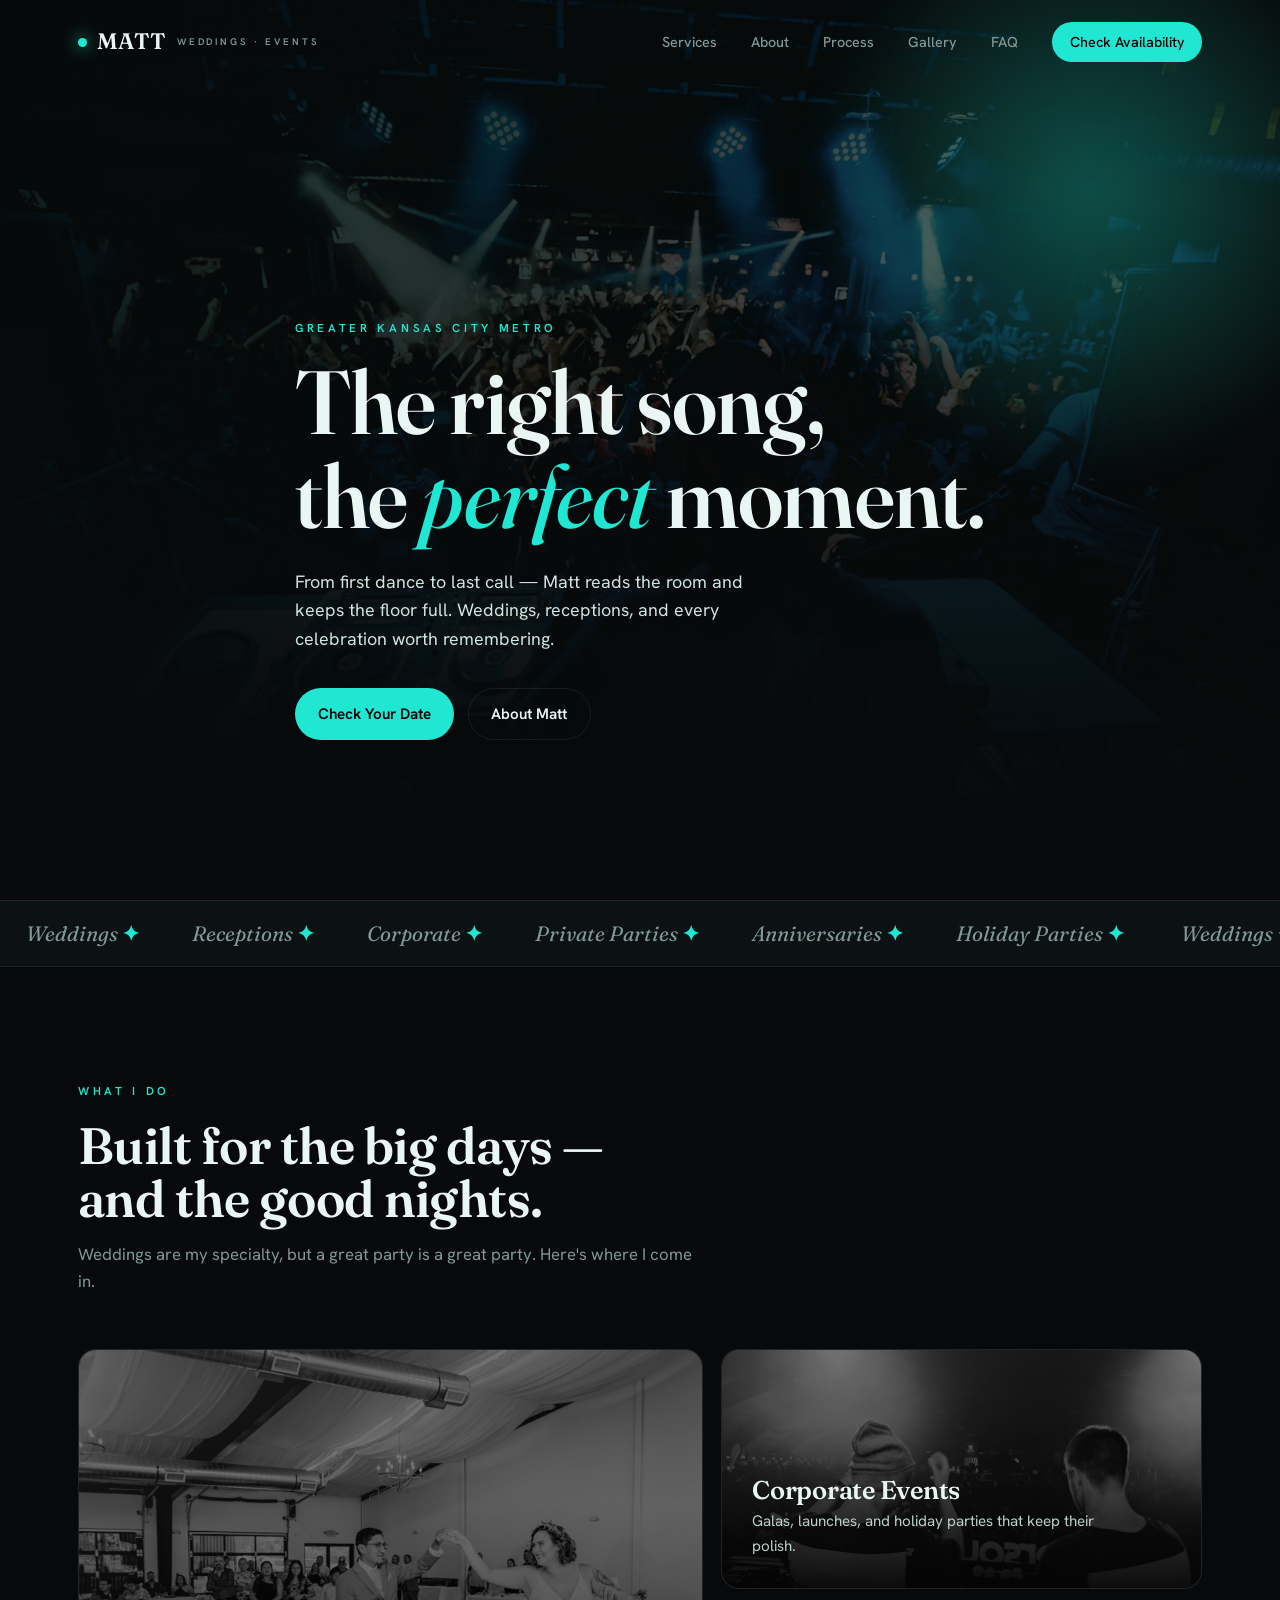
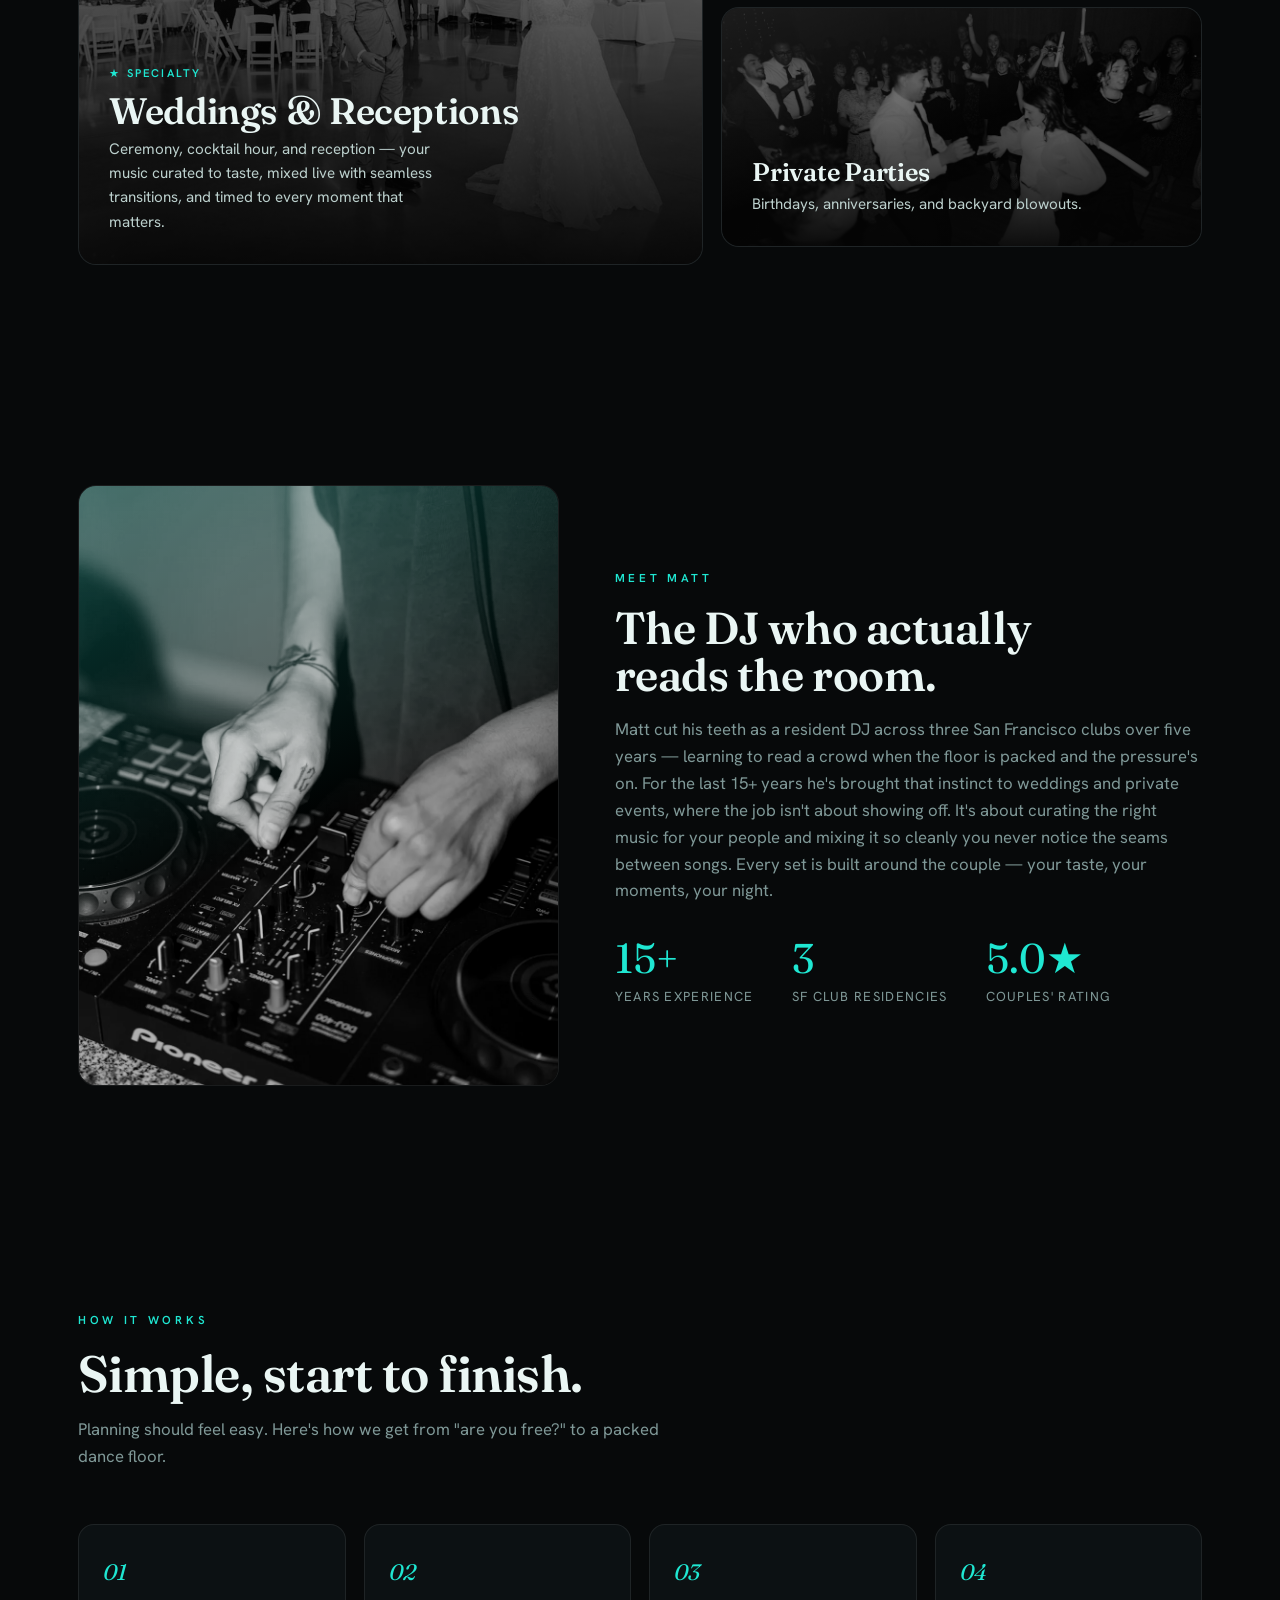
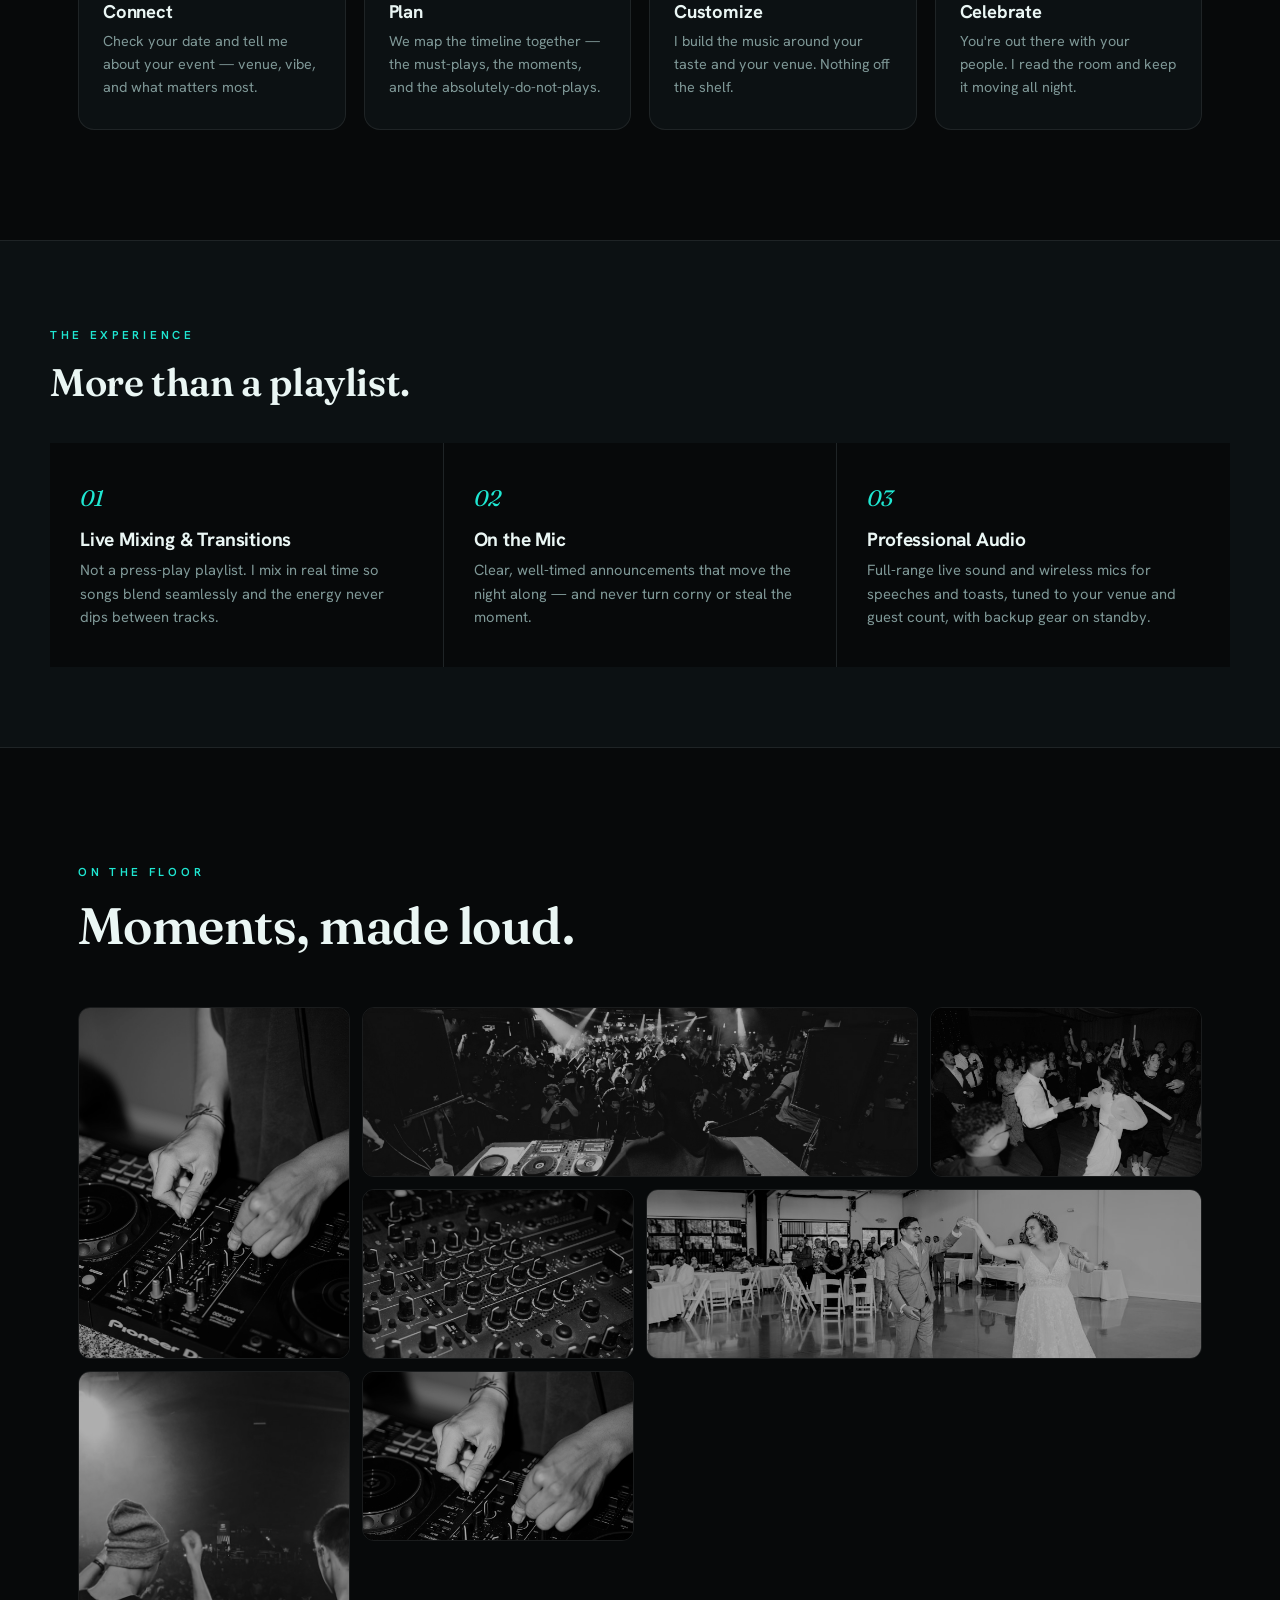
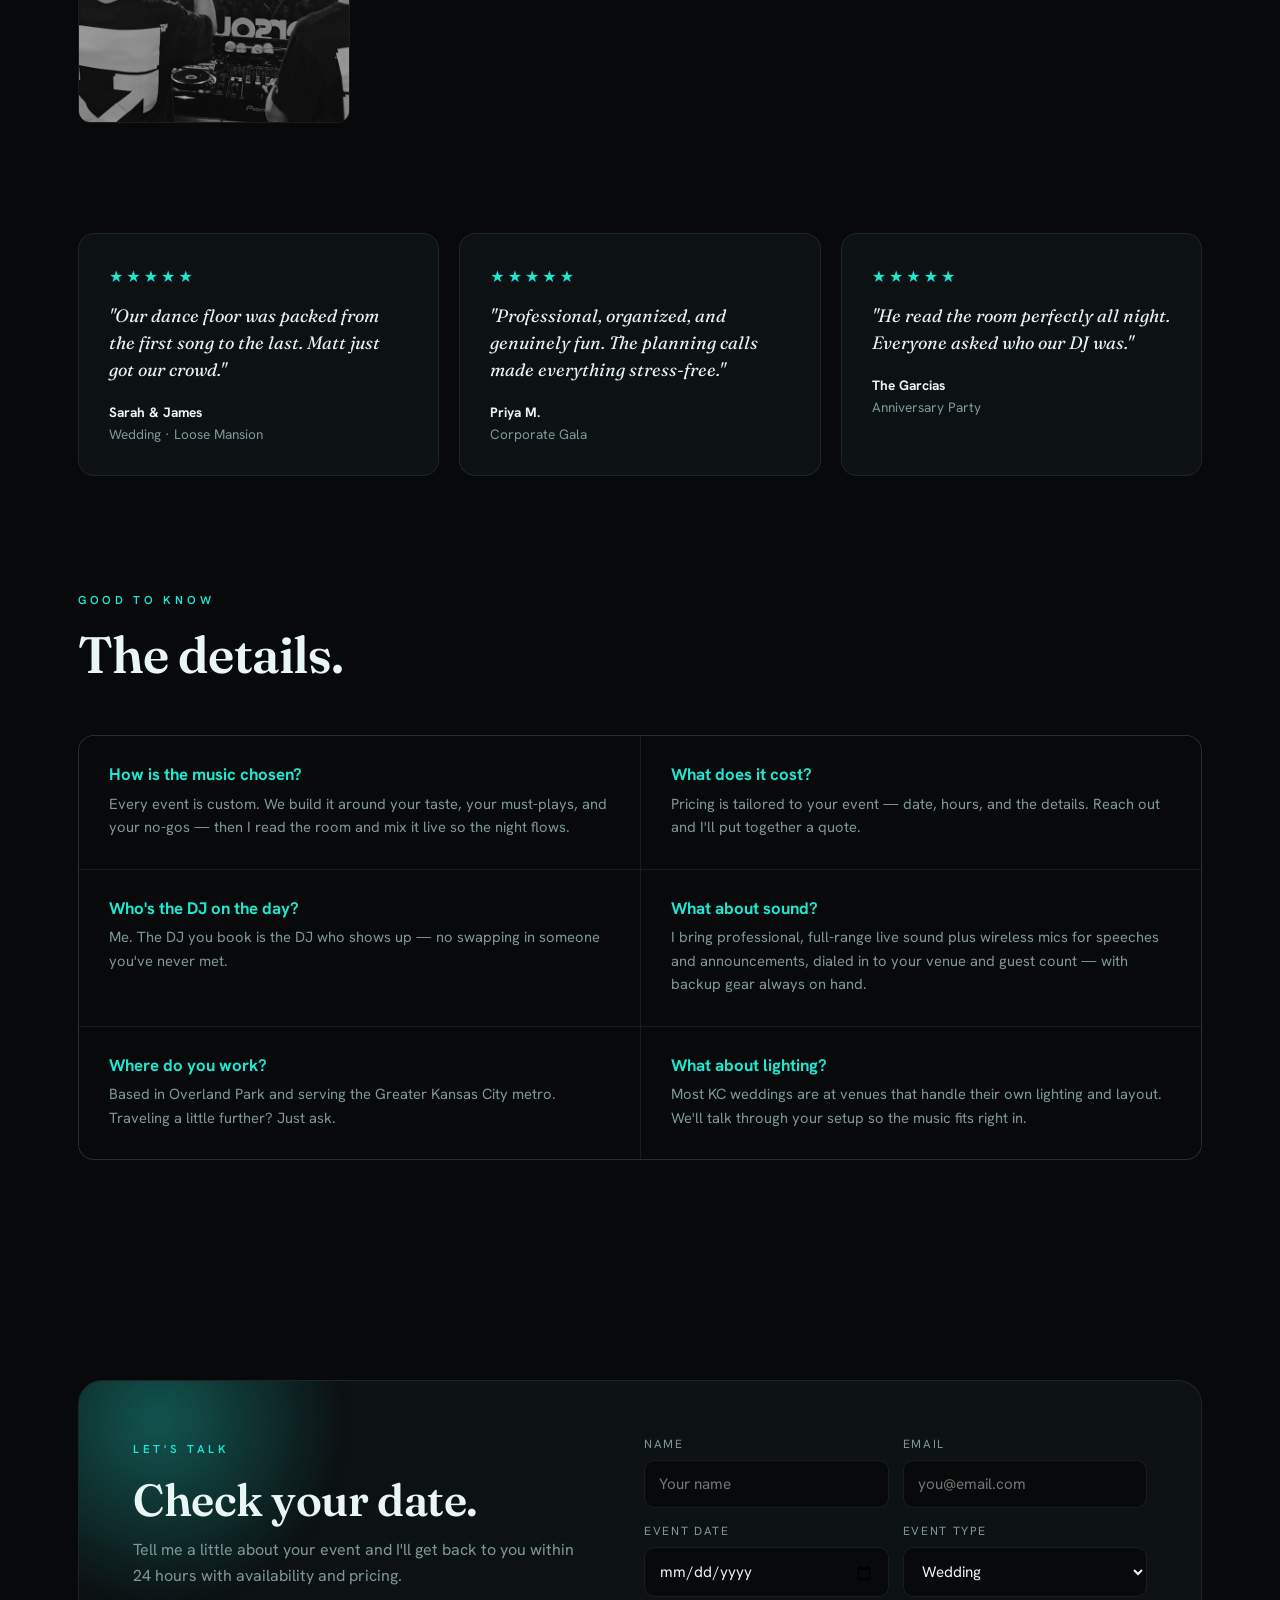
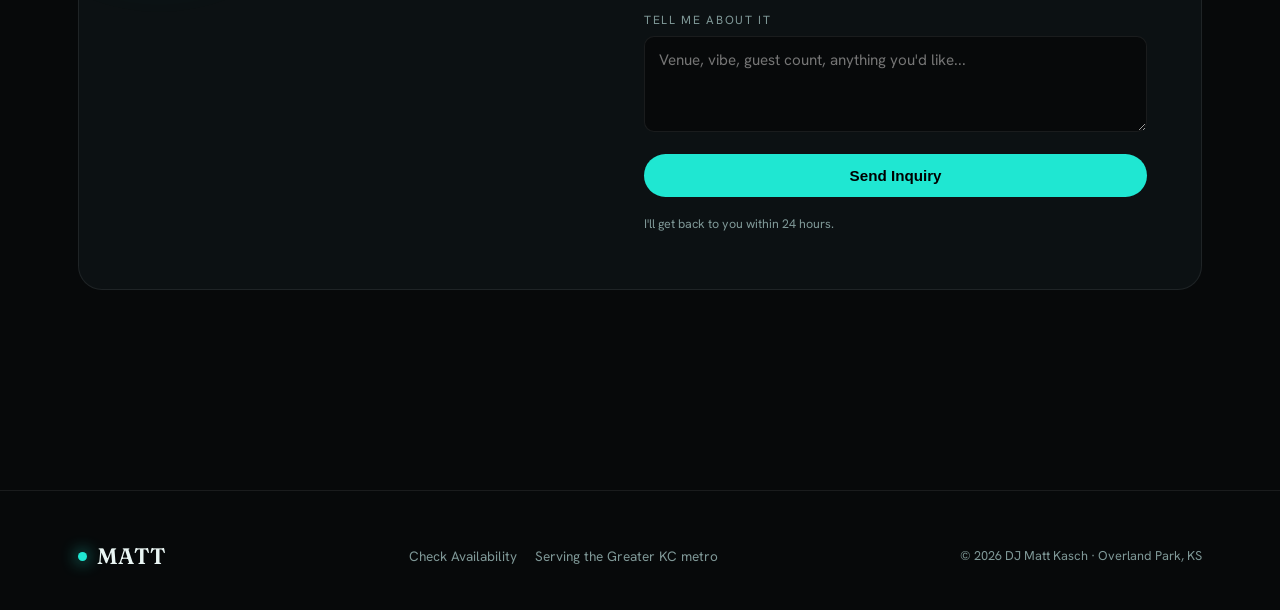
<file: index.html>
<!DOCTYPE html>
<html lang="en">
<head>
<meta charset="UTF-8">
<meta name="viewport" content="width=device-width, initial-scale=1.0">
<!-- TODO: replace with Matt's real business name/brand -->
<title>DJ Matt — Wedding & Event DJ | Kansas City</title>
<meta name="description" content="DJ Matt delivers live-mixed music for weddings, receptions, and private events across the Greater Kansas City metro. Book your date today.">
<meta name="theme-color" content="#1fe7d2">
<link rel="canonical" href="https://djmattkasch.com/">

<!-- Open Graph -->
<meta property="og:type" content="website">
<!-- TODO: replace with Matt's real business name/brand -->
<meta property="og:title" content="DJ Matt — Wedding & Event DJ | Kansas City">
<meta property="og:description" content="From first dance to last call — live-mixed music for weddings and events across the Greater Kansas City metro.">
<meta property="og:url" content="https://djmattkasch.com/">
<meta property="og:image" content="https://djmattkasch.com/images/og-image.jpg">
<meta property="og:image:width" content="1200">
<meta property="og:image:height" content="630">

<!-- Twitter Card -->
<meta name="twitter:card" content="summary_large_image">
<!-- TODO: replace with Matt's real business name/brand -->
<meta name="twitter:title" content="DJ Matt — Wedding & Event DJ | Kansas City">
<meta name="twitter:description" content="From first dance to last call — live-mixed music for weddings and events across the Greater Kansas City metro.">
<meta name="twitter:image" content="https://djmattkasch.com/images/og-image.jpg">

<!-- Favicon -->
<link rel="icon" href="images/favicon.svg" type="image/svg+xml">
<link rel="icon" href="images/favicon.png" type="image/png" sizes="180x180">
<link rel="apple-touch-icon" href="images/favicon.png">

<link rel="preconnect" href="https://fonts.googleapis.com">
<link rel="preconnect" href="https://fonts.gstatic.com" crossorigin>
<link href="https://fonts.googleapis.com/css2?family=Fraunces:ital,opsz,wght@0,9..144,400;0,9..144,600;1,9..144,500&family=Hanken+Grotesk:wght@400;500;600;700&display=swap" rel="stylesheet">
<link rel="stylesheet" href="css/styles.css">
</head>
<body>

<!-- Hidden form for Netlify bot detection (never displayed) -->
<form name="booking" netlify-honeypot="bot-field" data-netlify="true" hidden>
  <input name="bot-field">
  <input name="form-name">
  <input name="name">
  <input name="email">
  <input name="event-date">
  <input name="event-type">
  <input name="details">
</form>

<nav id="nav">
  <div class="wrap nav-in">
    <!-- TODO: replace with Matt's real business name/brand -->
    <a href="#top" class="brand"><span class="dot"></span>MATT<small>Weddings&nbsp;·&nbsp;Events</small></a>
    <div class="nav-links">
      <a href="#services">Services</a>
      <a href="#about">About</a>
      <a href="#process">Process</a>
      <a href="#gallery">Gallery</a>
      <a href="#faq">FAQ</a>
      <a href="#book" class="btn btn-turq">Check Availability</a>
    </div>
  </div>
</nav>

<!-- HERO -->
<header class="hero" id="top">
  <div class="hero-bg"></div>
  <div class="hero-duo"></div>
  <div class="hero-veil"></div>
  <div class="glow"></div>
  <div class="wrap hero-content">
    <div class="eq reveal d1"><span></span><span></span><span></span><span></span><span></span><span></span><span></span></div>
    <span class="eyebrow reveal d1">Greater Kansas City Metro</span>
    <h1 class="reveal d2">The right song,<br>the <em>perfect</em> moment.</h1>
    <p class="reveal d3">From first dance to last call — Matt reads the room and keeps the floor full. Weddings, receptions, and every celebration worth remembering.</p>
    <div class="hero-cta reveal d4">
      <a href="#book" class="btn btn-turq">Check Your Date</a>
      <a href="#about" class="btn btn-ghost">About Matt</a>
    </div>
  </div>
</header>

<!-- MARQUEE -->
<div class="marquee" aria-hidden="true">
  <div class="marquee-track">
    <span>Weddings <b>&#10022;</b></span><span>Receptions <b>&#10022;</b></span><span>Corporate <b>&#10022;</b></span><span>Private Parties <b>&#10022;</b></span><span>Anniversaries <b>&#10022;</b></span><span>Holiday Parties <b>&#10022;</b></span>
    <span>Weddings <b>&#10022;</b></span><span>Receptions <b>&#10022;</b></span><span>Corporate <b>&#10022;</b></span><span>Private Parties <b>&#10022;</b></span><span>Anniversaries <b>&#10022;</b></span><span>Holiday Parties <b>&#10022;</b></span>
  </div>
</div>

<!-- SERVICES -->
<section class="sec" id="services">
  <div class="wrap">
    <div class="sec-head fade">
      <span class="eyebrow">What I Do</span>
      <h2>Built for the big days —<br>and the good nights.</h2>
      <p>Weddings are my specialty, but a great party is a great party. Here's where I come in.</p>
    </div>
    <div class="svc-grid fade">
      <div class="card feature">
        <div class="img" style="background-image:url('images/svc-weddings.jpg')"></div>
        <div class="c">
          <span class="tag">&#9733; Specialty</span>
          <h3>Weddings &amp; Receptions</h3>
          <p>Ceremony, cocktail hour, and reception — your music curated to taste, mixed live with seamless transitions, and timed to every moment that matters.</p>
        </div>
      </div>
      <div class="svc-col">
        <div class="card">
          <div class="img" style="background-image:url('images/svc-corporate.jpg')"></div>
          <div class="c"><h3>Corporate Events</h3><p>Galas, launches, and holiday parties that keep their polish.</p></div>
        </div>
        <div class="card">
          <div class="img" style="background-image:url('images/svc-parties.jpg')"></div>
          <div class="c"><h3>Private Parties</h3><p>Birthdays, anniversaries, and backyard blowouts.</p></div>
        </div>
      </div>
    </div>
  </div>
</section>

<!-- ABOUT -->
<section class="sec" id="about">
  <div class="wrap about">
    <div class="about-img fade">
      <picture>
        <source srcset="images/about-decks.webp" type="image/webp">
        <img src="images/about-decks.jpg" alt="DJ Matt performing at the turntables" width="1000" height="1500" loading="lazy">
      </picture>
    </div>
    <div class="fade">
      <span class="eyebrow">Meet Matt</span>
      <h2 style="font-size:clamp(1.9rem,4vw,2.8rem)">The DJ who actually<br>reads the room.</h2>
      <!-- TODO: replace with Matt's real bio -->
      <p style="color:var(--muted);margin-top:18px;font-size:1.05rem">Matt cut his teeth as a resident DJ across three San Francisco clubs over five years — learning to read a crowd when the floor is packed and the pressure's on. For the last 15+ years he's brought that instinct to weddings and private events, where the job isn't about showing off. It's about curating the right music for your people and mixing it so cleanly you never notice the seams between songs. Every set is built around the couple — your taste, your moments, your night.</p>
      <!-- TODO: replace with Matt's real stats (15+/3/5.0) -->
      <div class="stats">
        <div class="stat"><div class="n">15+</div><div class="l">Years Experience</div></div>
        <div class="stat"><div class="n">3</div><div class="l">SF Club Residencies</div></div>
        <div class="stat"><div class="n">5.0&#9733;</div><div class="l">Couples' Rating</div></div>
      </div>
    </div>
  </div>
</section>

<!-- PROCESS -->
<section class="sec" id="process">
  <div class="wrap">
    <div class="sec-head fade">
      <span class="eyebrow">How It Works</span>
      <h2>Simple, start to finish.</h2>
      <p>Planning should feel easy. Here's how we get from "are you free?" to a packed dance floor.</p>
    </div>
    <div class="journey fade">
      <div class="step"><span class="s">01</span><h3>Connect</h3><p>Check your date and tell me about your event — venue, vibe, and what matters most.</p></div>
      <div class="step"><span class="s">02</span><h3>Plan</h3><p>We map the timeline together — the must-plays, the moments, and the absolutely-do-not-plays.</p></div>
      <div class="step"><span class="s">03</span><h3>Customize</h3><p>I build the music around your taste and your venue. Nothing off the shelf.</p></div>
      <div class="step"><span class="s">04</span><h3>Celebrate</h3><p>You're out there with your people. I read the room and keep it moving all night.</p></div>
    </div>
  </div>
</section>

<!-- EXPERIENCE -->
<section class="exp">
  <div class="wrap sec" style="padding:80px 0">
    <div class="sec-head fade" style="margin-bottom:40px">
      <span class="eyebrow">The Experience</span>
      <h2 style="font-size:clamp(1.7rem,3.5vw,2.4rem)">More than a playlist.</h2>
    </div>
    <div class="exp-grid fade">
      <div class="item"><span class="num">01</span><h3>Live Mixing &amp; Transitions</h3><p>Not a press-play playlist. I mix in real time so songs blend seamlessly and the energy never dips between tracks.</p></div>
      <div class="item"><span class="num">02</span><h3>On the Mic</h3><p>Clear, well-timed announcements that move the night along — and never turn corny or steal the moment.</p></div>
      <div class="item"><span class="num">03</span><h3>Professional Audio</h3><p>Full-range live sound and wireless mics for speeches and toasts, tuned to your venue and guest count, with backup gear on standby.</p></div>
    </div>
  </div>
</section>

<!-- GALLERY -->
<section class="sec" id="gallery">
  <div class="wrap">
    <div class="sec-head fade">
      <span class="eyebrow">On The Floor</span>
      <h2>Moments, made loud.</h2>
    </div>
    <div class="gal fade">
      <figure class="tall"><img src="images/about-decks.jpg" alt="" width="1000" height="1500" loading="lazy"></figure>
      <figure class="wide"><img src="images/hero.jpg" alt="" width="1920" height="1080" loading="lazy"></figure>
      <figure><img src="images/svc-parties.jpg" alt="" width="1000" height="667" loading="lazy"></figure>
      <figure><img src="images/gallery-04.jpg" alt="" width="1000" height="1500" loading="lazy"></figure>
      <figure class="wide"><img src="images/svc-weddings.jpg" alt="" width="1000" height="667" loading="lazy"></figure>
      <figure class="tall"><img src="images/svc-corporate.jpg" alt="" width="1000" height="750" loading="lazy"></figure>
      <figure><img src="images/about-decks.jpg" alt="" width="1000" height="1500" loading="lazy"></figure>
    </div>
  </div>
</section>

<!-- TESTIMONIALS -->
<!-- TODO: replace with Matt's real testimonials -->
<section class="sec" id="reviews" style="padding-top:0">
  <div class="wrap">
    <div class="quotes fade">
      <div class="quote"><div class="stars" aria-label="5 out of 5 stars">&#9733;&#9733;&#9733;&#9733;&#9733;</div><p>"Our dance floor was packed from the first song to the last. Matt just <em>got</em> our crowd."</p><div class="who"><b>Sarah &amp; James</b>Wedding · Loose Mansion</div></div>
      <div class="quote"><div class="stars" aria-label="5 out of 5 stars">&#9733;&#9733;&#9733;&#9733;&#9733;</div><p>"Professional, organized, and genuinely fun. The planning calls made everything stress-free."</p><div class="who"><b>Priya M.</b>Corporate Gala</div></div>
      <div class="quote"><div class="stars" aria-label="5 out of 5 stars">&#9733;&#9733;&#9733;&#9733;&#9733;</div><p>"He read the room perfectly all night. Everyone asked who our DJ was."</p><div class="who"><b>The Garcias</b>Anniversary Party</div></div>
    </div>
  </div>
</section>

<!-- FAQ -->
<section class="sec" id="faq" style="padding-top:0">
  <div class="wrap">
    <div class="sec-head fade">
      <span class="eyebrow">Good to Know</span>
      <h2>The details.</h2>
    </div>
    <div class="faq-grid fade">
      <div class="q"><h3>How is the music chosen?</h3><p>Every event is custom. We build it around your taste, your must-plays, and your no-gos — then I read the room and mix it live so the night flows.</p></div>
      <div class="q"><h3>What does it cost?</h3><p>Pricing is tailored to your event — date, hours, and the details. Reach out and I'll put together a quote.</p></div>
      <div class="q"><h3>Who's the DJ on the day?</h3><p>Me. The DJ you book is the DJ who shows up — no swapping in someone you've never met.</p></div>
      <div class="q"><h3>What about sound?</h3><p>I bring professional, full-range live sound plus wireless mics for speeches and announcements, dialed in to your venue and guest count — with backup gear always on hand.</p></div>
      <div class="q"><h3>Where do you work?</h3><p>Based in Overland Park and serving the Greater Kansas City metro. Traveling a little further? Just ask.</p></div>
      <div class="q"><h3>What about lighting?</h3><p>Most KC weddings are at venues that handle their own lighting and layout. We'll talk through your setup so the music fits right in.</p></div>
    </div>
  </div>
</section>

<!-- BOOKING -->
<section class="sec" id="book">
  <div class="wrap">
    <div class="book fade">
      <div class="glow2"></div>
      <div>
        <span class="eyebrow">Let's Talk</span>
        <h2>Check your date.</h2>
        <p class="lead">Tell me a little about your event and I'll get back to you within 24 hours with availability and pricing.</p>
      </div>
      <form id="bookingForm" name="booking" method="POST" data-netlify="true" netlify-honeypot="bot-field">
        <input type="hidden" name="form-name" value="booking">
        <p class="ohnohoney"><label>Don't fill this out: <input name="bot-field"></label></p>
        <div id="formFields" class="form">
          <div class="row">
            <div><label for="name">Name</label><input id="name" name="name" type="text" placeholder="Your name" required></div>
            <!-- TODO: replace with Matt's real contact email in the placeholder -->
            <div><label for="email">Email</label><input id="email" name="email" type="email" placeholder="you@email.com" required></div>
          </div>
          <div class="row">
            <div><label for="event-date">Event Date</label><input id="event-date" name="event-date" type="date" required></div>
            <div><label for="event-type">Event Type</label><select id="event-type" name="event-type"><option>Wedding</option><option>Reception</option><option>Corporate</option><option>Private Party</option><option>Other</option></select></div>
          </div>
          <div><label for="details">Tell me about it</label><textarea id="details" name="details" placeholder="Venue, vibe, guest count, anything you'd like..."></textarea></div>
          <button class="btn btn-turq" type="submit" style="justify-content:center">Send Inquiry</button>
          <p class="note">I'll get back to you within 24 hours.</p>
        </div>
        <div id="formSuccess" class="form-success">
          <div class="check">&#10003;</div>
          <h3>Thanks for reaching out!</h3>
          <p>I'll review your details and get back to you within 24 hours with availability and pricing.</p>
        </div>
      </form>
    </div>
  </div>
</section>

<footer>
  <div class="wrap foot">
    <!-- TODO: replace with Matt's real business name/brand -->
    <a href="#top" class="brand"><span class="dot"></span>MATT</a>
    <div class="socials">
      <a href="#book">Check Availability</a>
      <span style="color:var(--muted);font-size:.85rem">Serving the Greater KC metro</span>
    </div>
    <small>&copy; 2026 DJ Matt Kasch &middot; Overland Park, KS</small>
  </div>
</footer>

<script src="js/script.js"></script>
</body>
</html>
</file>
<file: css/styles.css>
:root{
  --ink:#07090a;
  --panel:#0c1113;
  --panel-2:#11181a;
  --line:rgba(255,255,255,.08);
  --turq:#1fe7d2;
  --turq-deep:#0fbfae;
  --turq-glow:rgba(31,231,210,.32);
  --cloud:#eaf6f4;
  --muted:#7f9897;
  --display:"Fraunces",Georgia,serif;
  --body:"Hanken Grotesk",system-ui,sans-serif;
}
*{margin:0;padding:0;box-sizing:border-box}
html{scroll-behavior:smooth}
body{
  background:var(--ink);color:var(--cloud);font-family:var(--body);
  line-height:1.6;-webkit-font-smoothing:antialiased;overflow-x:hidden;
}
.wrap{max-width:1180px;margin:0 auto;padding:0 28px}
a{color:inherit;text-decoration:none}
.eyebrow{
  font-size:.72rem;letter-spacing:.32em;text-transform:uppercase;
  color:var(--turq);font-weight:600;display:inline-block;margin-bottom:18px;
}
h1,h2,h3{font-family:var(--display);font-weight:600;line-height:1.04;letter-spacing:-.01em}
.btn{
  display:inline-flex;align-items:center;gap:.6em;font-weight:600;font-size:.95rem;
  padding:.85em 1.5em;border-radius:100px;cursor:pointer;border:none;transition:.25s ease;
}
.btn-turq{background:var(--turq);color:#000;box-shadow:0 0 0 0 var(--turq-glow)}
.btn-turq:hover{box-shadow:0 12px 38px -8px var(--turq-glow);transform:translateY(-2px);color:#fff}
.btn-ghost{background:transparent;color:var(--cloud);border:1px solid var(--line)}
.btn-ghost:hover{border-color:var(--turq);color:var(--turq)}

/* ---------- FOCUS STYLES ---------- */
a:focus-visible,button:focus-visible,input:focus-visible,select:focus-visible,textarea:focus-visible{
  outline:2px solid var(--turq);outline-offset:2px;
}

/* ---------- NAV ---------- */
nav{
  position:fixed;top:0;left:0;right:0;z-index:50;transition:.3s ease;
  padding:22px 0;backdrop-filter:blur(0px);
}
nav.scrolled{
  padding:13px 0;background:rgba(7,9,10,.78);backdrop-filter:blur(14px);
  border-bottom:1px solid var(--line);
}
.nav-in{display:flex;align-items:center;justify-content:space-between}
.brand{font-family:var(--display);font-weight:600;font-size:1.4rem;letter-spacing:.02em;display:flex;align-items:center;gap:10px}
.brand .dot{width:9px;height:9px;border-radius:50%;background:var(--turq);box-shadow:0 0 16px var(--turq)}
.brand small{font-family:var(--body);font-size:.6rem;letter-spacing:.3em;color:var(--muted);text-transform:uppercase;font-weight:600}
.nav-links{display:flex;gap:34px;align-items:center}
.nav-links a{font-size:.9rem;color:var(--muted);transition:.2s;font-weight:500}
.nav-links a:hover{color:var(--cloud)}
.nav-links .btn{padding:.6em 1.2em}.nav-links .btn-turq{color:#000}.nav-links .btn-turq:hover{color:#fff}
@media(max-width:820px){.nav-links a:not(.btn){display:none}}

/* ---------- HERO ---------- */
.hero{position:relative;min-height:100vh;display:flex;align-items:center;overflow:hidden}
.hero-bg{position:absolute;inset:0;
  background:url("../images/hero.jpg") center/cover;
  filter:contrast(1.05) brightness(.55);}
.hero-duo{position:absolute;inset:0;background:linear-gradient(115deg,rgba(15,191,174,.55),rgba(7,9,10,.2) 55%);mix-blend-mode:color}
.hero-veil{position:absolute;inset:0;background:radial-gradient(120% 90% at 70% 30%,transparent,var(--ink) 78%),linear-gradient(180deg,rgba(7,9,10,.35),rgba(7,9,10,.9))}
.glow{position:absolute;width:620px;height:620px;border-radius:50%;
  background:radial-gradient(circle,var(--turq-glow),transparent 65%);
  top:-120px;right:-120px;filter:blur(20px);animation:float 9s ease-in-out infinite}
@keyframes float{50%{transform:translateY(34px)}}
.hero-content{position:relative;z-index:2;padding-top:90px}
.hero h1{font-size:clamp(2.9rem,7vw,5.6rem);max-width:14ch}
.hero h1 em{font-style:italic;color:var(--turq);font-weight:500}
.hero p{font-size:1.12rem;color:#cfe3e0;max-width:46ch;margin:26px 0 34px}
.hero-cta{display:flex;gap:14px;flex-wrap:wrap}
/* equalizer signature */
.eq{display:flex;align-items:flex-end;gap:5px;height:34px;margin-bottom:30px}
.eq span{width:5px;background:var(--turq);border-radius:3px;animation:bounce 1.1s ease-in-out infinite}
.eq span:nth-child(2){animation-delay:.15s}.eq span:nth-child(3){animation-delay:.3s}
.eq span:nth-child(4){animation-delay:.45s}.eq span:nth-child(5){animation-delay:.6s}
.eq span:nth-child(6){animation-delay:.75s}.eq span:nth-child(7){animation-delay:.9s}
@keyframes bounce{0%,100%{height:8px}50%{height:34px}}
.reveal{opacity:0;transform:translateY(22px);animation:rise .8s cubic-bezier(.2,.7,.2,1) forwards}
.d1{animation-delay:.05s}.d2{animation-delay:.2s}.d3{animation-delay:.35s}.d4{animation-delay:.5s}
@keyframes rise{to{opacity:1;transform:none}}

/* ---------- MARQUEE ---------- */
.marquee{border-top:1px solid var(--line);border-bottom:1px solid var(--line);padding:16px 0;overflow:hidden;white-space:nowrap;background:var(--panel)}
.marquee-track{display:inline-block;animation:scroll 26s linear infinite}
.marquee-track span{font-family:var(--display);font-style:italic;font-size:1.3rem;color:var(--muted);margin:0 26px}
.marquee-track span b{color:var(--turq);font-style:normal;font-weight:600}
@keyframes scroll{to{transform:translateX(-50%)}}

/* ---------- SECTIONS ---------- */
section{position:relative}
.sec{padding:110px 0}
.sec-head{max-width:620px;margin-bottom:54px}
.sec-head h2{font-size:clamp(2rem,4.5vw,3.2rem)}
.sec-head p{color:var(--muted);margin-top:16px;font-size:1.05rem}

/* services */
.svc-grid{display:grid;grid-template-columns:1.3fr 1fr;gap:18px}
@media(max-width:780px){.svc-grid{grid-template-columns:1fr}}
.card{position:relative;border-radius:18px;overflow:hidden;border:1px solid var(--line);background:var(--panel);min-height:240px;display:flex;flex-direction:column;justify-content:flex-end;padding:30px;transition:.3s}
.card:hover{border-color:var(--turq-deep);transform:translateY(-4px)}
.card .img{position:absolute;inset:0;background-size:cover;background-position:center;filter:grayscale(1) brightness(.5);transition:.5s}
.card:hover .img{filter:grayscale(.4) brightness(.6);transform:scale(1.04)}
.card .img::after{content:"";position:absolute;inset:0;background:linear-gradient(160deg,rgba(15,191,174,.35),transparent 50%),linear-gradient(0deg,rgba(7,9,10,.92),transparent 70%);mix-blend-mode:normal}
.card .c{position:relative;z-index:2}
.card.feature{grid-row:span 2;min-height:500px}
.card .tag{font-size:.7rem;letter-spacing:.2em;text-transform:uppercase;color:var(--turq);font-weight:600}
.card h3{font-size:1.6rem;margin:8px 0 6px}
.card.feature h3{font-size:2.3rem}
.card p{color:#bcd0cd;font-size:.95rem;max-width:38ch}
.svc-col{display:grid;gap:18px}

/* about */
.about{display:grid;grid-template-columns:.9fr 1.1fr;gap:56px;align-items:center}
@media(max-width:820px){.about{grid-template-columns:1fr}}
.about-img{position:relative;border-radius:18px;overflow:hidden;aspect-ratio:4/5;border:1px solid var(--line)}
.about-img img{width:100%;height:100%;object-fit:cover;filter:grayscale(1) contrast(1.05) brightness(.78)}
.about-img::after{content:"";position:absolute;inset:0;background:linear-gradient(155deg,rgba(31,231,210,.28),transparent 55%);mix-blend-mode:screen}
.stats{display:flex;gap:38px;margin-top:34px;flex-wrap:wrap}
.stat .n{font-family:var(--display);font-size:2.6rem;color:var(--turq);line-height:1}
.stat .l{font-size:.82rem;color:var(--muted);text-transform:uppercase;letter-spacing:.1em;margin-top:6px}

/* experience list */
.exp{background:var(--panel);border-top:1px solid var(--line);border-bottom:1px solid var(--line)}
.exp-grid{display:grid;grid-template-columns:repeat(3,1fr);gap:1px;background:var(--line)}
@media(max-width:780px){.exp-grid{grid-template-columns:1fr}}
.exp-grid .item{background:var(--ink);padding:38px 30px}
.exp-grid .item h3{font-size:1.2rem;margin:14px 0 8px;font-family:var(--body);font-weight:700}
.exp-grid .item p{color:var(--muted);font-size:.92rem}
.exp-grid .num{font-family:var(--display);font-style:italic;color:var(--turq);font-size:1.4rem}

/* listen */
.player{background:linear-gradient(135deg,var(--panel-2),var(--panel));border:1px solid var(--line);border-radius:20px;padding:34px;display:flex;align-items:center;gap:28px;flex-wrap:wrap}
.player .play{width:74px;height:74px;border-radius:50%;background:var(--turq);display:grid;place-items:center;flex-shrink:0;cursor:pointer;box-shadow:0 0 40px -6px var(--turq-glow);transition:.25s}
.player .play:hover{transform:scale(1.06)}
.player .play svg{margin-left:4px}
.wave{display:flex;align-items:center;gap:3px;height:46px;flex:1;min-width:200px}
.wave span{flex:1;background:linear-gradient(var(--turq),var(--turq-deep));border-radius:2px;opacity:.5;animation:w 1.4s ease-in-out infinite}
@keyframes w{50%{transform:scaleY(.3);opacity:1}}
.player .meta{min-width:170px}
.player .meta small{color:var(--muted);text-transform:uppercase;letter-spacing:.16em;font-size:.68rem}
.player .meta b{display:block;font-family:var(--display);font-size:1.35rem;font-weight:600;margin-top:4px}

/* gallery */
.gal{display:grid;grid-template-columns:repeat(4,1fr);grid-auto-rows:170px;gap:12px}
@media(max-width:780px){.gal{grid-template-columns:repeat(2,1fr)}}
.gal figure{position:relative;overflow:hidden;border-radius:12px;border:1px solid var(--line)}
.gal figure img{width:100%;height:100%;object-fit:cover;filter:grayscale(1) brightness(.7);transition:.5s}
.gal figure:hover img{filter:grayscale(0) brightness(.95);transform:scale(1.06)}
.gal .tall{grid-row:span 2}
.gal .wide{grid-column:span 2}

/* testimonials */
.quotes{display:grid;grid-template-columns:repeat(3,1fr);gap:20px}
@media(max-width:780px){.quotes{grid-template-columns:1fr}}
.quote{background:var(--panel);border:1px solid var(--line);border-radius:16px;padding:30px}
.quote .stars{color:var(--turq);letter-spacing:3px;margin-bottom:14px}
.quote p{font-family:var(--display);font-size:1.12rem;font-style:italic;color:#e6f2f0;line-height:1.5}
.quote .who{margin-top:18px;font-size:.85rem;color:var(--muted)}
.quote .who b{color:var(--cloud);font-style:normal;display:block;font-family:var(--body)}

/* booking */
.book{background:var(--panel);border:1px solid var(--line);border-radius:24px;padding:54px;display:grid;grid-template-columns:1fr 1.1fr;gap:54px;position:relative;overflow:hidden}
@media(max-width:820px){.book{grid-template-columns:1fr;padding:34px}}
.book .glow2{position:absolute;width:400px;height:400px;border-radius:50%;background:radial-gradient(circle,var(--turq-glow),transparent 65%);top:-160px;left:-120px;filter:blur(10px)}
.book h2{font-size:clamp(1.9rem,4vw,2.8rem);position:relative}
.book .lead{color:var(--muted);margin-top:14px;position:relative}
.form{position:relative;display:grid;gap:14px}
.form .row{display:grid;grid-template-columns:1fr 1fr;gap:14px}
@media(max-width:520px){.form .row{grid-template-columns:1fr}}
.form label{font-size:.74rem;text-transform:uppercase;letter-spacing:.14em;color:var(--muted);display:block;margin-bottom:6px}
.form input,.form select,.form textarea{width:100%;background:var(--ink);border:1px solid var(--line);border-radius:10px;padding:13px 14px;color:var(--cloud);font-family:var(--body);font-size:.95rem;transition:.2s}
.form input:focus,.form select:focus,.form textarea:focus{outline:none;border-color:var(--turq)}
.form textarea{min-height:96px;resize:vertical}
.note{font-size:.78rem;color:var(--muted);margin-top:4px}

/* form success state */
.form-success{display:none;text-align:center;padding:40px 20px}
.form-success .check{font-size:3rem;margin-bottom:16px}
.form-success h3{font-family:var(--display);font-size:1.6rem;color:var(--turq);margin-bottom:10px}
.form-success p{color:var(--muted);font-size:1rem}

/* honeypot */
.ohnohoney{position:absolute;left:-9999px;opacity:0;height:0;width:0;overflow:hidden}

/* footer */
footer{border-top:1px solid var(--line);padding:48px 0 36px;margin-top:90px}
.foot{display:flex;justify-content:space-between;align-items:center;flex-wrap:wrap;gap:20px}
.foot .socials{display:flex;gap:18px}
.foot .socials a{color:var(--muted);font-size:.85rem;transition:.2s}
.foot .socials a:hover{color:var(--turq)}
.foot small{color:var(--muted);font-size:.8rem}

/* process */
.journey{display:grid;grid-template-columns:repeat(4,1fr);gap:18px}
@media(max-width:780px){.journey{grid-template-columns:1fr 1fr}}
.step{position:relative;padding:30px 24px;border:1px solid var(--line);border-radius:16px;background:var(--panel);transition:.3s}
.step:hover{border-color:var(--turq-deep);transform:translateY(-4px)}
.step .s{font-family:var(--display);font-style:italic;color:var(--turq);font-size:1.4rem}
.step h3{font-family:var(--body);font-weight:700;font-size:1.15rem;margin:12px 0 8px}
.step p{color:var(--muted);font-size:.9rem}

/* faq */
.faq-grid{display:grid;grid-template-columns:repeat(2,1fr);gap:1px;background:var(--line);border:1px solid var(--line);border-radius:16px;overflow:hidden}
@media(max-width:680px){.faq-grid{grid-template-columns:1fr}}
.faq-grid .q{background:var(--ink);padding:30px}
.faq-grid .q h3{font-family:var(--body);font-weight:700;font-size:1.05rem;color:var(--turq);margin-bottom:8px;letter-spacing:0}
.faq-grid .q p{color:var(--muted);font-size:.92rem}

.fade{opacity:0;transform:translateY(28px);transition:.7s cubic-bezier(.2,.7,.2,1)}
.fade.in{opacity:1;transform:none}

/* ---------- REDUCED MOTION ---------- */
@media(prefers-reduced-motion:reduce){
  *,*::before,*::after{
    animation-duration:.01ms !important;
    animation-iteration-count:1 !important;
    transition-duration:.01ms !important;
  }
  html{scroll-behavior:auto}
  .reveal{opacity:1;transform:none}
  .fade{opacity:1;transform:none}
  .marquee-track{animation:none}
  .eq span{animation:none;height:16px}
  .wave span{animation:none;transform:scaleY(.6)}
  .glow{animation:none}
}
</file>
